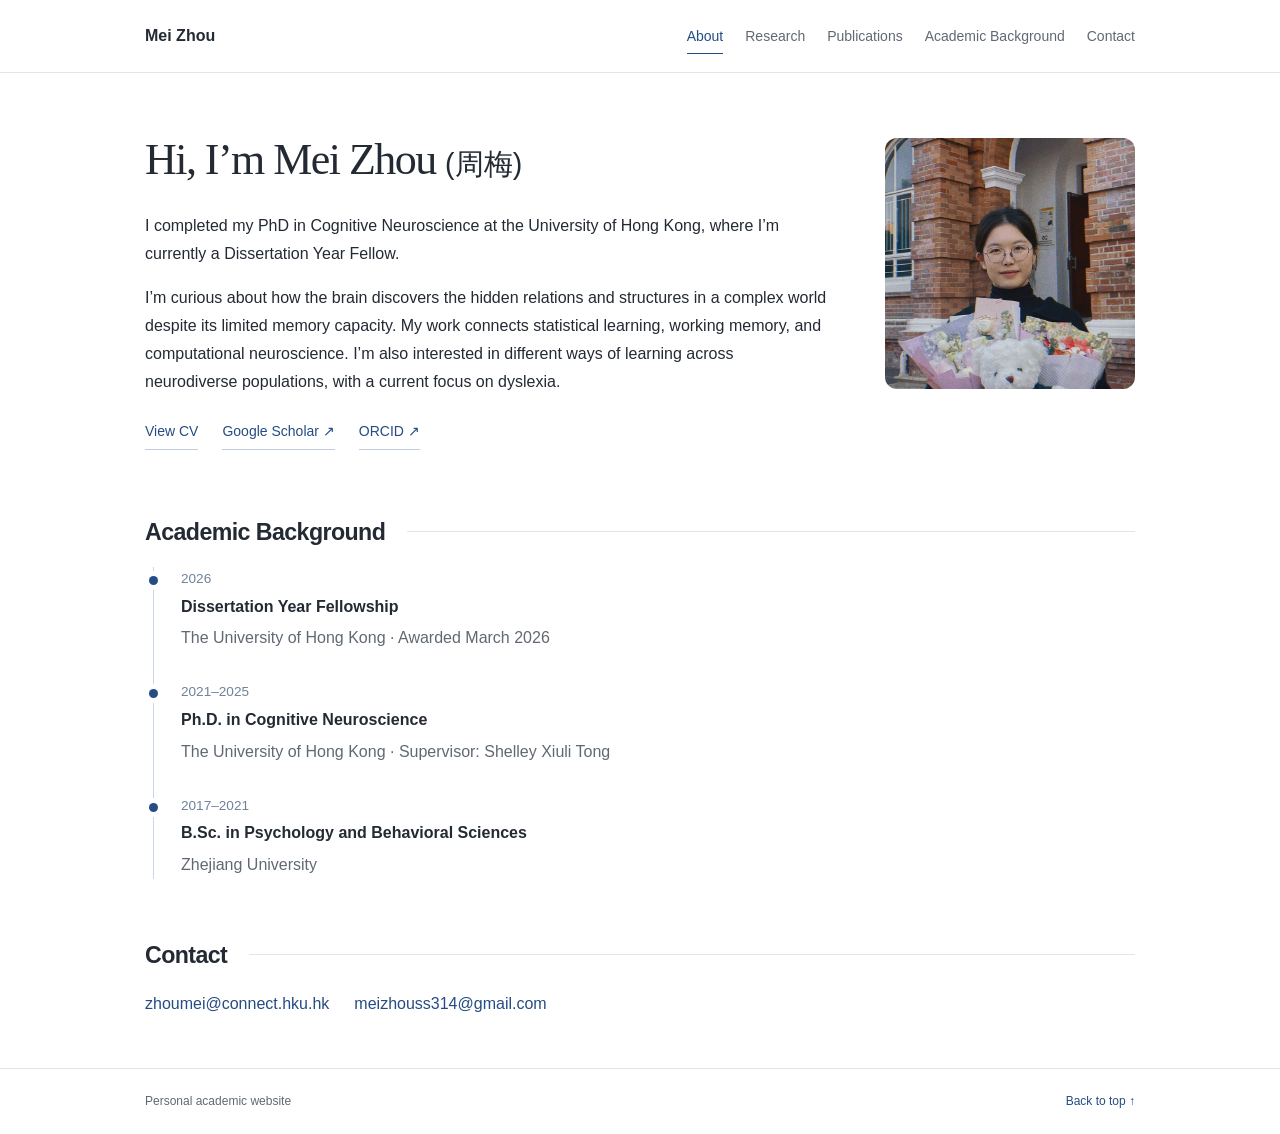
<file: index.html>
<!doctype html>
<html lang="en">
<head>
  <meta charset="utf-8">
  <meta name="viewport" content="width=device-width, initial-scale=1">
  <meta name="description" content="Mei Zhou studies statistical learning, working memory, and computational neuroscience at The University of Hong Kong.">
  <meta name="robots" content="index, follow">
  <meta name="theme-color" content="#183c8c">
  <title>Mei Zhou — Academic Profile</title>
  <link rel="icon" type="image/svg+xml" href="data:image/svg+xml,%3Csvg%20xmlns%3D%22http%3A%2F%2Fwww.w3.org%2F2000%2Fsvg%22%20viewBox%3D%220%200%2040%2040%22%3E%3Crect%20width%3D%2240%22%20height%3D%2240%22%20rx%3D%228%22%20fill%3D%22%23ffffff%22%2F%3E%3Ctext%20x%3D%2220%22%20y%3D%2228%22%20text-anchor%3D%22middle%22%20font-family%3D%22Arial%2CHelvetica%2Csans-serif%22%20font-size%3D%2224%22%20font-weight%3D%22700%22%20letter-spacing%3D%22-1%22%20fill%3D%22%23182334%22%3EMZ%3C%2Ftext%3E%3C%2Fsvg%3E">
  <link rel="stylesheet" href="styles.css">
  <script defer src="content.js"></script>
  <script defer src="main.js"></script>
</head>
<body>
  <a class="skip-link" href="#main">Skip to content</a>
  <header class="site-header">
    <div class="header-inner container">
      <a class="brand" href="#home" aria-label="Academic profile home"><span id="brand-label">Academic profile</span></a>
      <button class="menu-toggle" type="button" aria-expanded="false" aria-controls="site-nav">Menu <span aria-hidden="true">+</span></button>
      <nav id="site-nav" aria-label="Main navigation"></nav>
    </div>
  </header>
  <main id="main" class="container">
    <section class="hero" id="home" aria-labelledby="profile-name">
      <div class="hero-copy">
        <h1 id="profile-name">Hi, I’m Mei Zhou <span class="chinese-name" lang="zh">(周梅)</span></h1>
        <div class="bio" id="profile-bio"></div>
        <div class="hero-actions"><a class="text-link" href="assets/CV_MeiZhou.pdf" id="view-cv-link" target="_blank" rel="noopener noreferrer">View CV</a></div>
      </div>
      <img class="profile-portrait" src="assets/mei-zhou-portrait.jpeg" alt="Mei Zhou" width="785" height="788">
      <p class="draft-note" id="draft-note"></p>
    </section>
    <div id="academic-record"></div>
  </main>
  <footer class="site-footer"><div class="container footer-inner"><p id="footer-label"></p><a href="#home" id="back-to-top"></a></div></footer>
  <noscript><div class="noscript-note">Please enable JavaScript to view the editable academic profile.</div></noscript>
</body>
</html>
</file>
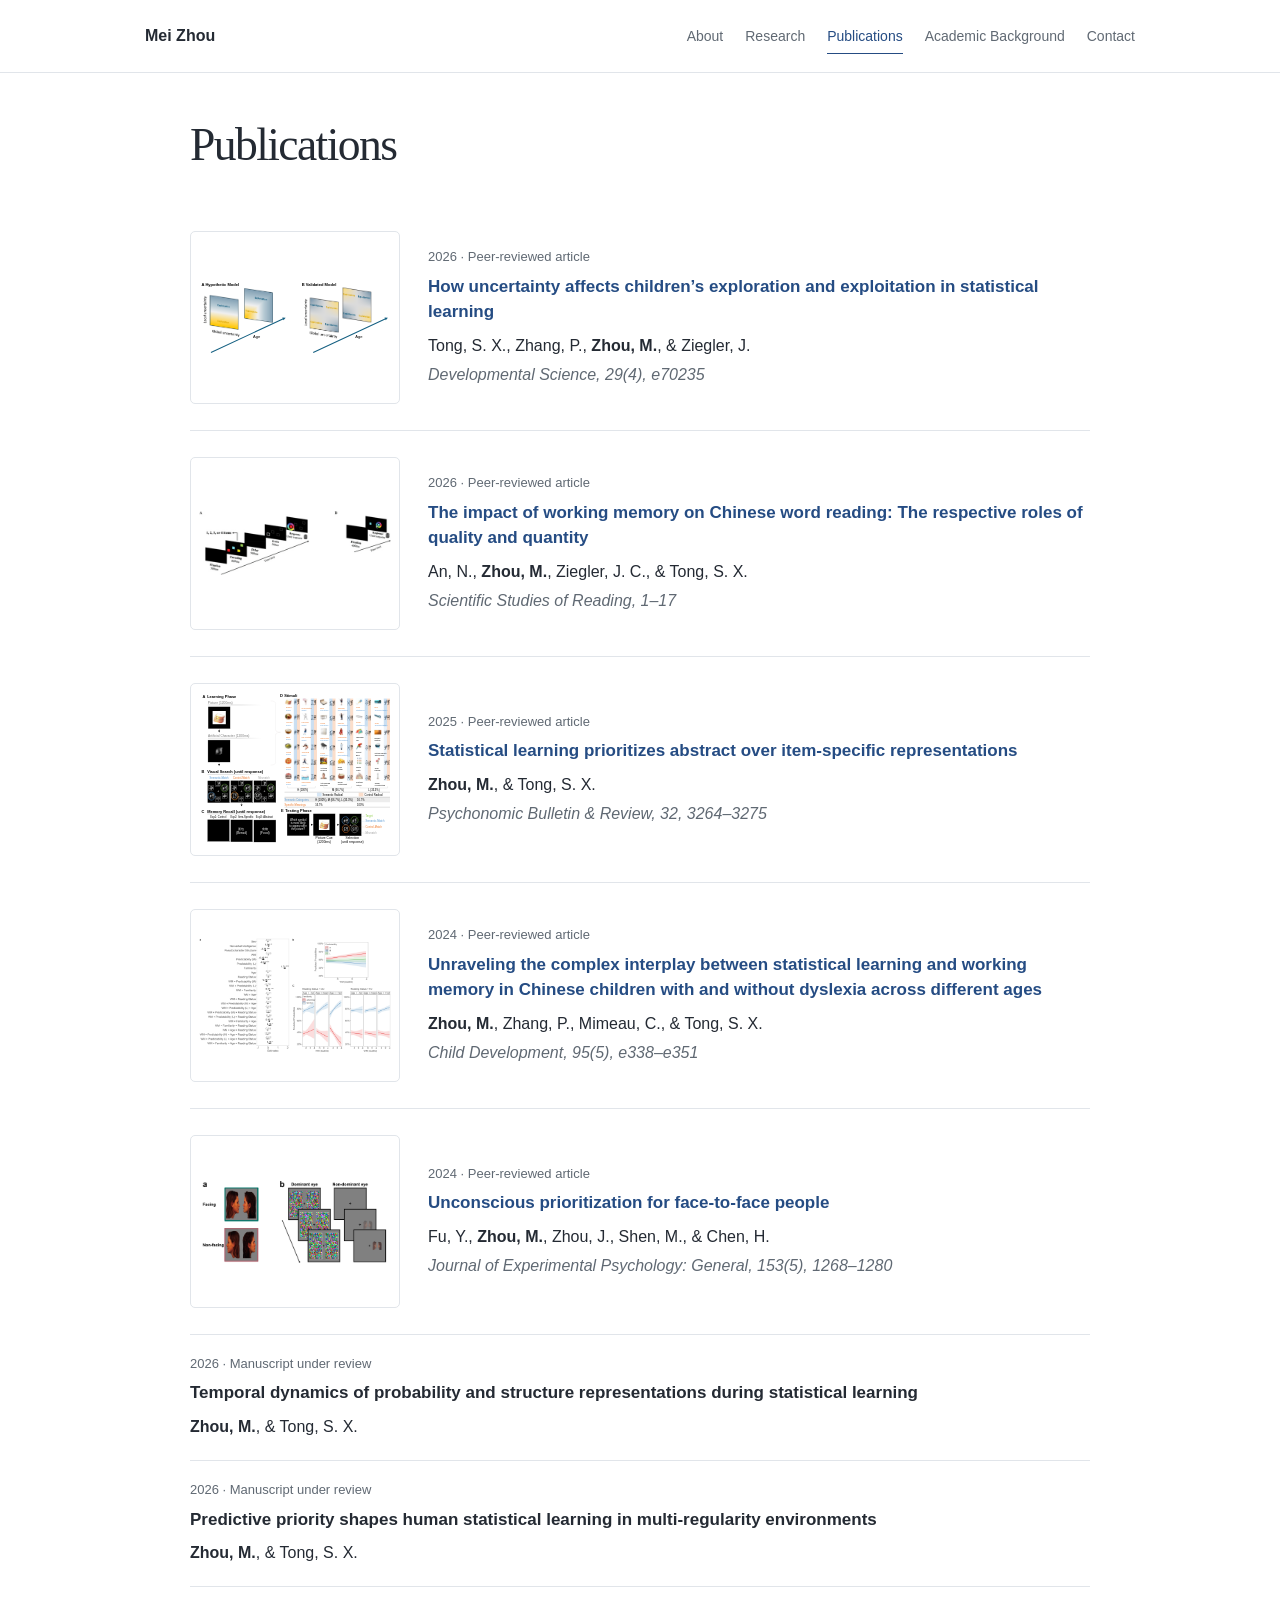
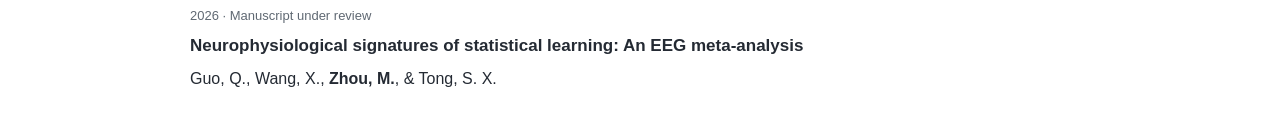
<file: publications.html>
<!doctype html><html lang="en"><head><meta charset="utf-8"><meta name="viewport" content="width=device-width,initial-scale=1"><title>Publications — Mei Zhou</title><meta name="description" content="Publications and manuscripts by Mei Zhou."><link rel="stylesheet" href="styles.css"><link rel="icon" type="image/svg+xml" href="data:image/svg+xml,%3Csvg%20xmlns%3D%22http%3A%2F%2Fwww.w3.org%2F2000%2Fsvg%22%20viewBox%3D%220%200%2040%2040%22%3E%3Crect%20width%3D%2240%22%20height%3D%2240%22%20rx%3D%228%22%20fill%3D%22%23ffffff%22%2F%3E%3Ctext%20x%3D%2220%22%20y%3D%2228%22%20text-anchor%3D%22middle%22%20font-family%3D%22Arial%2CHelvetica%2Csans-serif%22%20font-size%3D%2224%22%20font-weight%3D%22700%22%20letter-spacing%3D%22-1%22%20fill%3D%22%23182334%22%3EMZ%3C%2Ftext%3E%3C%2Fsvg%3E"><script defer src="page.js"></script></head><body>  <header class="site-header">
    <div class="header-inner container">
      <a class="brand" href="index.html#home">Mei Zhou</a>
      <button class="menu-toggle" type="button" aria-expanded="false" aria-controls="site-nav">Menu <span aria-hidden="true">+</span></button>
      <nav id="site-nav" aria-label="Main navigation">
        <a class="nav-link" href="index.html#home">About</a>
        <a class="nav-link" href="research.html">Research</a>
        <a class="nav-link" href="publications.html" aria-current="page">Publications</a>
        <a class="nav-link" href="index.html#timeline">Academic Background</a>
        <a class="nav-link" href="index.html#contact">Contact</a>
      </nav>
    </div>
  </header><main class="container publications-page"><h1>Publications</h1><article class="record-item publication has-figure"><a class="publication-figure" href="assets/publication-devsci-2026.svg" target="_blank" rel="noopener" aria-label="View full figure: Figure from the study of uncertainty and children’s statistical learning"><img src="assets/publication-devsci-2026.svg" alt="Figure from the study of uncertainty and children’s statistical learning" loading="lazy"></a><div class="publication-copy"><p class="record-meta">2026 · Peer-reviewed article</p><h2 class="publication-heading"><a href="https://doi.org/10.1111/desc.70235" target="_blank" rel="noopener noreferrer">How uncertainty affects children’s exploration and exploitation in statistical learning</a></h2><p class="record-authors">Tong, S. X., Zhang, P., <strong>Zhou, M.</strong>, &amp; Ziegler, J.</p><p class="record-venue">Developmental Science, 29(4), e70235</p></div></article><article class="record-item publication has-figure"><a class="publication-figure" href="assets/publication-reading-2026.jpg" target="_blank" rel="noopener" aria-label="View full figure: Working memory quantity and precision tasks"><img src="assets/publication-reading-2026.jpg" alt="Working memory quantity and precision tasks" loading="lazy"></a><div class="publication-copy"><p class="record-meta">2026 · Peer-reviewed article</p><h2 class="publication-heading"><a href="https://doi.org/10.1080/10888438.2026.2659583" target="_blank" rel="noopener noreferrer">The impact of working memory on Chinese word reading: The respective roles of quality and quantity</a></h2><p class="record-authors">An, N., <strong>Zhou, M.</strong>, Ziegler, J. C., &amp; Tong, S. X.</p><p class="record-venue">Scientific Studies of Reading, 1–17</p></div></article><article class="record-item publication has-figure"><a class="publication-figure" href="assets/first-author-2025.svg" target="_blank" rel="noopener" aria-label="View full figure: Experimental design of statistical learning and memory representation"><img src="assets/first-author-2025.svg" alt="Experimental design of statistical learning and memory representation" loading="lazy"></a><div class="publication-copy"><p class="record-meta">2025 · Peer-reviewed article</p><h2 class="publication-heading"><a href="https://doi.org/10.3758/s13423-025-02757-8" target="_blank" rel="noopener noreferrer">Statistical learning prioritizes abstract over item-specific representations</a></h2><p class="record-authors"><strong>Zhou, M.</strong>, &amp; Tong, S. X.</p><p class="record-venue">Psychonomic Bulletin &amp; Review, 32, 3264–3275</p></div></article><article class="record-item publication has-figure"><a class="publication-figure" href="assets/first-author-2024.png" target="_blank" rel="noopener" aria-label="View full figure: Results relating working memory to predictability, familiarity, age, and reading status"><img src="assets/first-author-2024.png" alt="Results relating working memory to predictability, familiarity, age, and reading status" loading="lazy"></a><div class="publication-copy"><p class="record-meta">2024 · Peer-reviewed article</p><h2 class="publication-heading"><a href="https://doi.org/10.1111/cdev.14121" target="_blank" rel="noopener noreferrer">Unraveling the complex interplay between statistical learning and working memory in Chinese children with and without dyslexia across different ages</a></h2><p class="record-authors"><strong>Zhou, M.</strong>, Zhang, P., Mimeau, C., &amp; Tong, S. X.</p><p class="record-venue">Child Development, 95(5), e338–e351</p></div></article><article class="record-item publication has-figure"><a class="publication-figure" href="assets/publication-facing-2024.png" target="_blank" rel="noopener" aria-label="View full figure: Facing and non-facing stimuli and continuous flash suppression procedure"><img src="assets/publication-facing-2024.png" alt="Facing and non-facing stimuli and continuous flash suppression procedure" loading="lazy"></a><div class="publication-copy"><p class="record-meta">2024 · Peer-reviewed article</p><h2 class="publication-heading"><a href="https://doi.org/10.1037/xge0001556" target="_blank" rel="noopener noreferrer">Unconscious prioritization for face-to-face people</a></h2><p class="record-authors">Fu, Y., <strong>Zhou, M.</strong>, Zhou, J., Shen, M., &amp; Chen, H.</p><p class="record-venue">Journal of Experimental Psychology: General, 153(5), 1268–1280</p></div></article><article class="record-item publication"><p class="record-meta">2026 · Manuscript under review</p><h2 class="publication-heading">Temporal dynamics of probability and structure representations during statistical learning</h2><p class="record-authors"><strong>Zhou, M.</strong>, &amp; Tong, S. X.</p><p class="record-venue"></p></article><article class="record-item publication"><p class="record-meta">2026 · Manuscript under review</p><h2 class="publication-heading">Predictive priority shapes human statistical learning in multi-regularity environments</h2><p class="record-authors"><strong>Zhou, M.</strong>, &amp; Tong, S. X.</p><p class="record-venue"></p></article><article class="record-item publication"><p class="record-meta">2026 · Manuscript under review</p><h2 class="publication-heading">Neurophysiological signatures of statistical learning: An EEG meta-analysis</h2><p class="record-authors">Guo, Q., Wang, X., <strong>Zhou, M.</strong>, &amp; Tong, S. X.</p><p class="record-venue"></p></article></main></body></html>
</file>
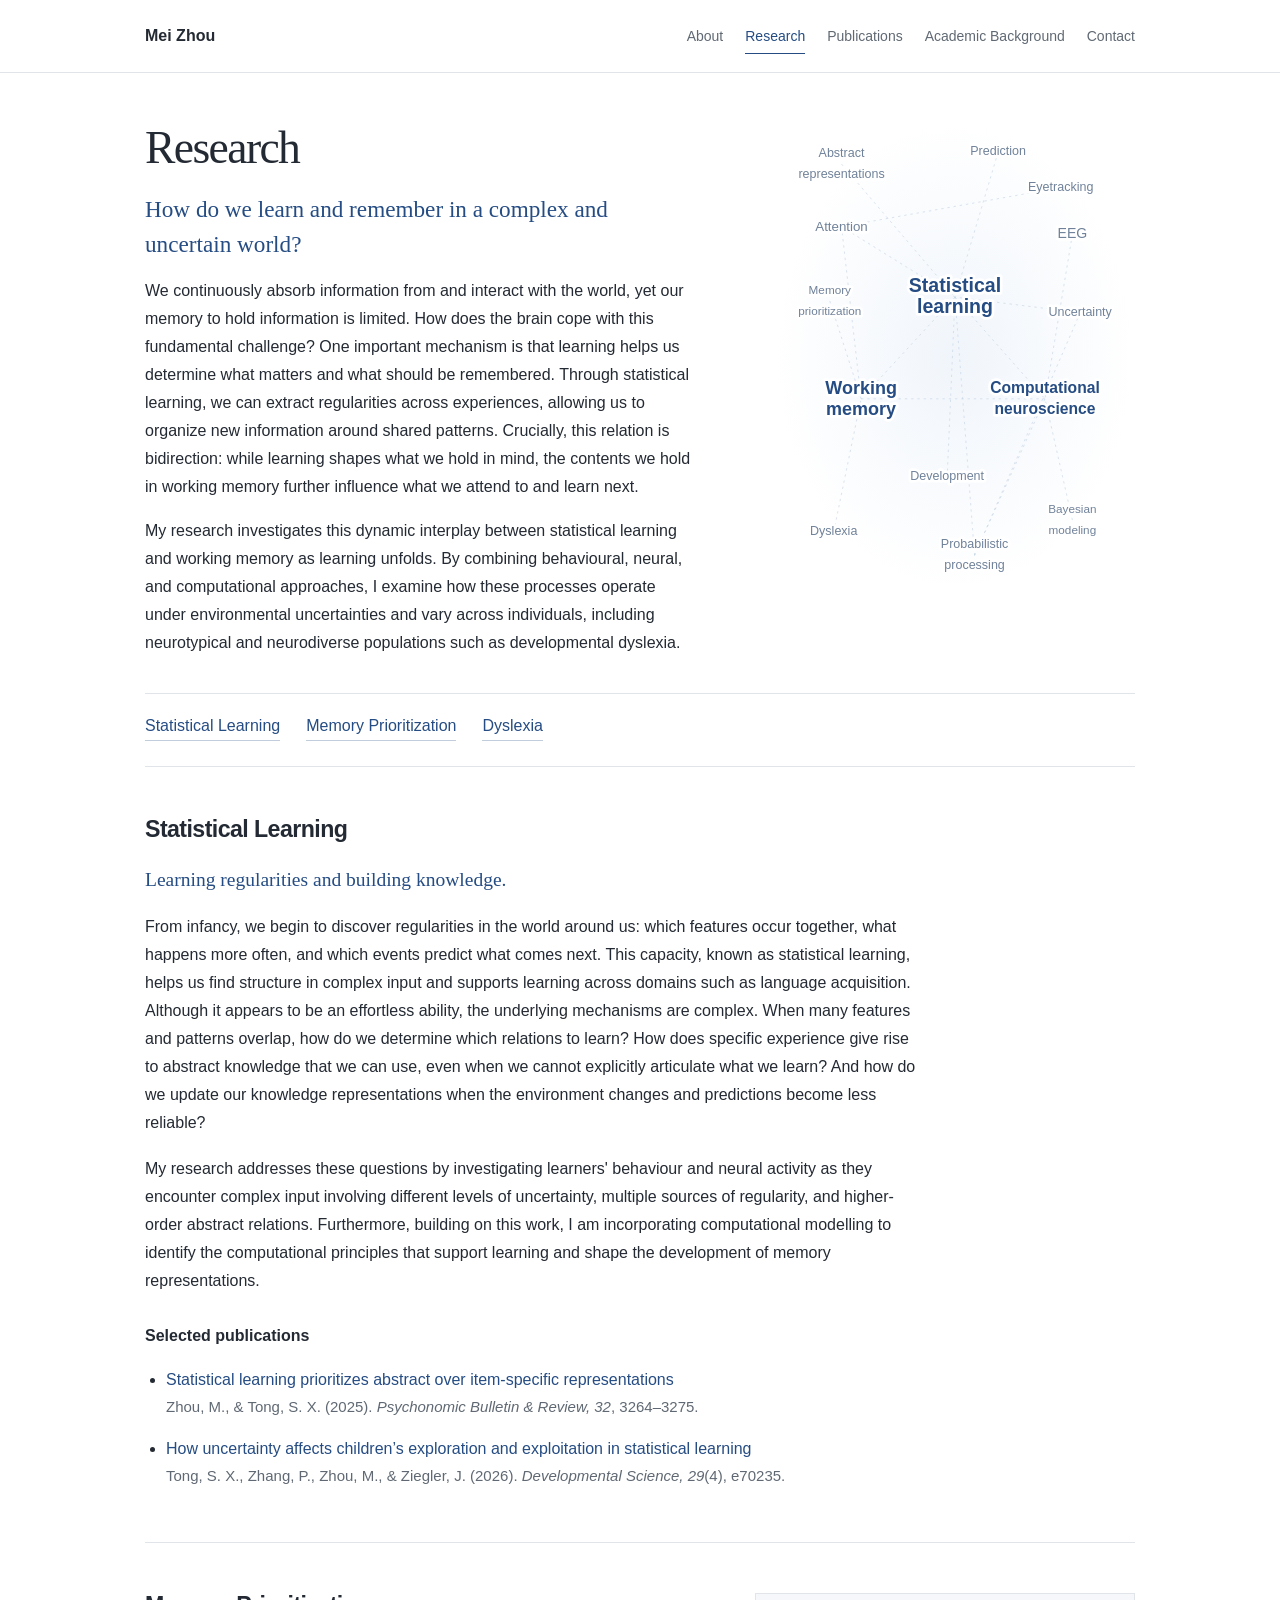
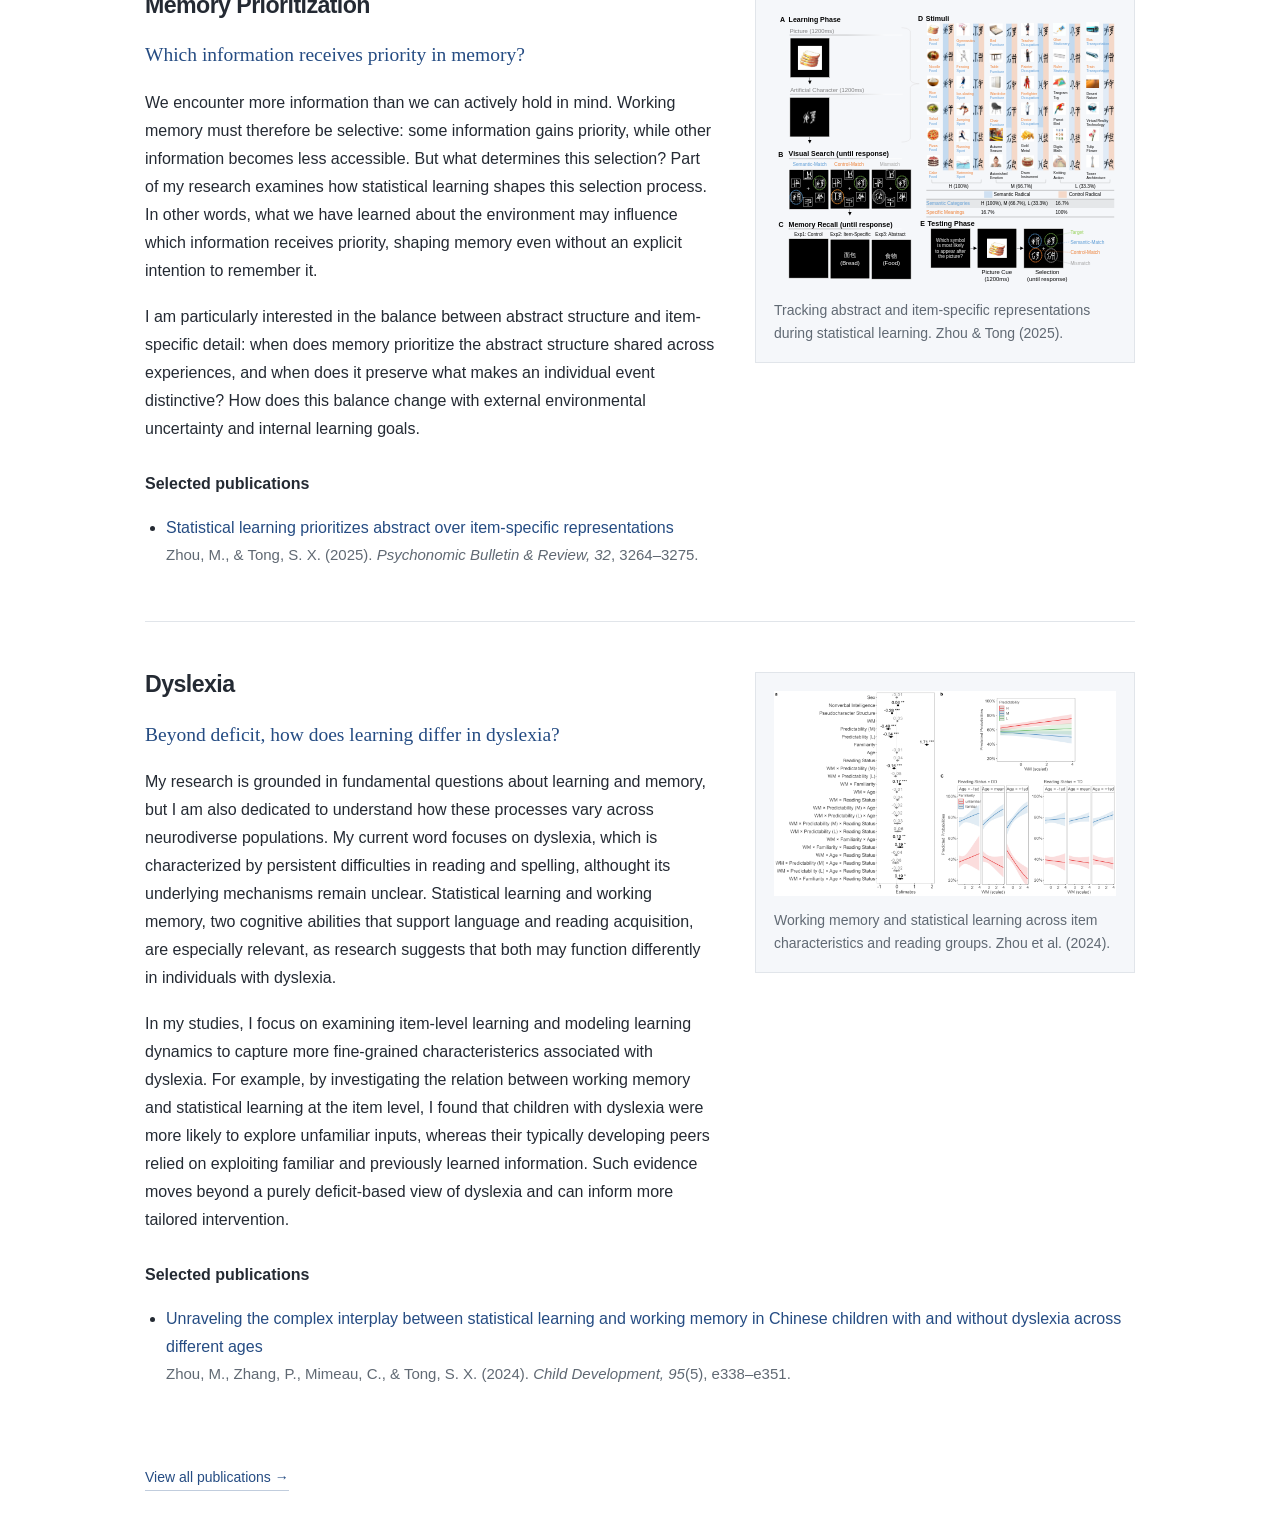
<file: research.html>
<!doctype html>
<html lang="en">
<head>
  <meta charset="utf-8">
  <meta name="viewport" content="width=device-width, initial-scale=1">
  <meta name="description" content="Mei Zhou's research on statistical learning, memory prioritization, and learning and memory in dyslexia.">
  <title>Research — Mei Zhou</title>
  <link rel="icon" type="image/svg+xml" href="data:image/svg+xml,%3Csvg%20xmlns%3D%22http%3A%2F%2Fwww.w3.org%2F2000%2Fsvg%22%20viewBox%3D%220%200%2040%2040%22%3E%3Crect%20width%3D%2240%22%20height%3D%2240%22%20rx%3D%228%22%20fill%3D%22%23ffffff%22%2F%3E%3Ctext%20x%3D%2220%22%20y%3D%2228%22%20text-anchor%3D%22middle%22%20font-family%3D%22Arial%2CHelvetica%2Csans-serif%22%20font-size%3D%2224%22%20font-weight%3D%22700%22%20letter-spacing%3D%22-1%22%20fill%3D%22%23182334%22%3EMZ%3C%2Ftext%3E%3C%2Fsvg%3E">
  <link rel="stylesheet" href="styles.css">
  <script defer src="content.js"></script>
  <script defer src="page.js"></script>
  <style>
    .research-intro { padding: 48px 0 36px; display: grid; grid-template-columns: minmax(0, 1.35fr) minmax(0, 1fr); gap: 36px; align-items: start; }
    .research-intro-copy { min-width: 0; }
    .research-intro .research-network { width: 100%; max-width: 360px; margin: 0; justify-self: end; }
    .research-intro .lead { color: var(--blue); font: 500 1.45rem/1.5 var(--serif); }
    .research-intro p { margin: 16px 0 0; }
    .topic-index { display: flex; flex-wrap: wrap; gap: 12px 26px; padding: 18px 0 25px; border-top: 1px solid var(--line); }
    .topic-index a { font-size: 1rem; border-bottom: 1px solid #c1cddd; }
    .research-topic { padding: 46px 0; border-top: 1px solid var(--line); scroll-margin-top: 20px; }
    .topic-layout { display: grid; grid-template-columns: minmax(0, 1.5fr) minmax(0, 1fr); gap: 40px; align-items: start; }
    .topic-question { color: var(--blue); font: 500 1.22rem/1.6 var(--serif); }
    .topic-copy p { margin: 18px 0 0; }
    .topic-figure { margin: 4px 0 0; padding: 18px; background: var(--soft); border: 1px solid var(--line); }
    .topic-figure img { display: block; width: 100%; height: auto; }
    .topic-figure figcaption { margin-top: 13px; font-size: .875rem; line-height: 1.6; color: var(--muted); }
    .related-work { margin-top: 28px; }
    .related-work h3 { font-size: 1rem; }
    .related-work ul { margin: 10px 0 0; padding-left: 21px; }
    .related-work li { padding: 7px 0; }
    .related-work .citation { display: block; color: var(--muted); font-size: .9375rem; }
    .topic-copy-wide { max-width: 780px; }
    .research-footer { padding: 22px 0 48px; }
    @media (max-width: 780px) {
      .research-intro { padding-top: 34px; grid-template-columns: 1fr; gap: 12px; }
      .research-intro .research-network { max-width: 380px; margin-inline: auto; }
      .topic-layout { grid-template-columns: 1fr; gap: 24px; }
      .research-topic { padding: 32px 0; }
      .topic-figure { max-width: 520px; }
    }
  </style>
</head>
<body>
  <a class="skip-link" href="#main">Skip to content</a>
  <header class="site-header">
    <div class="header-inner container">
      <a class="brand" href="index.html#home">Mei Zhou</a>
      <button class="menu-toggle" type="button" aria-expanded="false" aria-controls="site-nav">Menu <span aria-hidden="true">+</span></button>
      <nav id="site-nav" aria-label="Main navigation">
        <a class="nav-link" href="index.html#home">About</a>
        <a class="nav-link" href="research.html" aria-current="page">Research</a>
        <a class="nav-link" href="publications.html">Publications</a>
        <a class="nav-link" href="index.html#timeline">Academic Background</a>
        <a class="nav-link" href="index.html#contact">Contact</a>
      </nav>
    </div>
  </header>
  <main id="main" class="container">
    <div class="research-intro">
      <div class="research-intro-copy">
      <h1>Research</h1>
      <p class="lead">How do we learn and remember in a complex and uncertain world?</p>
      <p>We continuously absorb information from and interact with the world, yet our memory to hold information is limited. How does the brain cope with this fundamental challenge? One important mechanism is that learning helps us determine what matters and what should be remembered. Through statistical learning, we can extract regularities across experiences, allowing us to organize new information around shared patterns. Crucially, this relation is bidirection: while learning shapes what we hold in mind, the contents we hold in working memory further influence what we attend to and learn next. </p>
      <p>My research investigates this dynamic interplay between statistical learning and working memory as learning unfolds. By combining behavioural, neural, and computational approaches, I examine how these processes operate under environmental uncertainties and vary across individuals, including neurotypical and neurodiverse populations such as developmental dyslexia. </p>
    </div>
      <figure class="research-network" aria-label="Research interests">
        <svg id="research-network" viewBox="0 0 460 600" role="img" aria-labelledby="network-title network-description">
          <title id="network-title">Research interests</title>
          <desc id="network-description">A conceptual map of statistical learning, working memory, computational neuroscience, EEG, eyetracking, attention, uncertainty, probabilistic processing, and related research interests. Connections indicate related interests, not measured relationships.</desc>
          <g id="network-edges" aria-hidden="true"></g>
          <g id="network-nodes" aria-hidden="true"></g>
        </svg>
      </figure>
    </div>
    <nav class="topic-index" aria-label="Research topics">
      <a href="#statistical-learning">Statistical Learning</a>
      <a href="#memory-prioritization">Memory Prioritization</a>
      <a href="#dyslexia">Dyslexia</a>
    </nav>
    <section class="research-topic" id="statistical-learning" aria-labelledby="statistical-learning-title">
        <div class="topic-copy topic-copy-wide">
          <h2 id="statistical-learning-title">Statistical Learning</h2>
          <p class="topic-question">Learning regularities and building knowledge.</p>
          <p>From infancy, we begin to discover regularities in the world around us: which features occur together, what happens more often, and which events predict what comes next. This capacity, known as statistical learning, helps us find structure in complex input and supports learning across domains such as language acquisition. Although it appears to be an effortless ability, the underlying mechanisms are complex. When many features and patterns overlap, how do we determine which relations to learn? How does specific experience give rise to abstract knowledge that we can use, even when we cannot explicitly articulate what we learn? And how do we update our knowledge representations when the environment changes and predictions become less reliable?</p>
          <p>My research addresses these questions by investigating learners' behaviour and neural activity as they encounter complex input involving different levels of uncertainty, multiple sources of regularity, and higher-order abstract relations. Furthermore, building on this work, I am incorporating computational modelling to identify the computational principles that support learning and shape the development of memory representations.</p>
        </div>
      <div class="related-work">
        <h3>Selected publications</h3>
        <ul>
          <li><a href="https://doi.org/10.3758/s13423-025-02757-8" target="_blank" rel="noopener noreferrer">Statistical learning prioritizes abstract over item-specific representations</a><span class="citation">Zhou, M., &amp; Tong, S. X. (2025). <em>Psychonomic Bulletin &amp; Review, 32</em>, 3264–3275.</span></li>
          <li><a href="https://doi.org/10.1111/desc.70235" target="_blank" rel="noopener noreferrer">How uncertainty affects children’s exploration and exploitation in statistical learning</a><span class="citation">Tong, S. X., Zhang, P., Zhou, M., &amp; Ziegler, J. (2026). <em>Developmental Science, 29</em>(4), e70235.</span></li>
          <!-- Add another publication as a new <li> here. -->
        </ul>
      </div>
    </section>
    <section class="research-topic" id="memory-prioritization" aria-labelledby="memory-prioritization-title">
      <div class="topic-layout">
        <div class="topic-copy">
          <h2 id="memory-prioritization-title">Memory Prioritization</h2>
          <p class="topic-question">Which information receives priority in memory?</p>
          <p>We encounter more information than we can actively hold in mind. Working memory must therefore be selective: some information gains priority, while other information becomes less accessible. But what determines this selection? Part of my research examines how statistical learning shapes this selection process. In other words, what we have learned about the environment may influence which information receives priority, shaping memory even without an explicit intention to remember it.</p>
          <p> I am particularly interested in the balance between abstract structure and item-specific detail: when does memory prioritize the abstract structure shared across experiences, and when does it preserve what makes an individual event distinctive? How does this balance change with external environmental uncertainty and internal learning goals. </p>
        </div>
        <figure class="topic-figure">
          <a href="assets/first-author-2025.svg" target="_blank" rel="noopener noreferrer"><img src="assets/first-author-2025.svg" alt="Experimental design combining picture–artificial-character learning with measures of memory representation." loading="lazy"></a>
          <figcaption>Tracking abstract and item-specific representations during statistical learning. Zhou &amp; Tong (2025).</figcaption>
        </figure>
      </div>
      <div class="related-work">
        <h3>Selected publications</h3>
        <ul>
          <li><a href="https://doi.org/10.3758/s13423-025-02757-8" target="_blank" rel="noopener noreferrer">Statistical learning prioritizes abstract over item-specific representations</a><span class="citation">Zhou, M., &amp; Tong, S. X. (2025). <em>Psychonomic Bulletin &amp; Review, 32</em>, 3264–3275.</span></li>
          <!-- Add another publication as a new <li> here. -->
        </ul>
      </div>
    </section>
    <section class="research-topic" id="dyslexia" aria-labelledby="dyslexia-title">
      <div class="topic-layout">
        <div class="topic-copy">
          <h2 id="dyslexia-title">Dyslexia</h2>
          <p class="topic-question">Beyond deficit, how does learning differ in dyslexia?</p>
          <p>My research is grounded in fundamental questions about learning and memory, but I am also dedicated to understand how these processes vary across neurodiverse populations. My current word focuses on dyslexia, which is characterized by persistent difficulties in reading and spelling, althought its underlying mechanisms remain unclear. Statistical learning and working memory, two cognitive abilities that support language and reading acquisition, are especially relevant, as research suggests that both may function differently in individuals with dyslexia.
          <p>In my studies, I focus on examining item-level learning and modeling learning dynamics to capture more fine-grained characteristerics associated with dyslexia. For example, by investigating the relation between working memory and statistical learning at the item level, I found that children with dyslexia were more likely to explore unfamiliar inputs, whereas their typically developing peers relied on exploiting familiar and previously learned information. Such evidence moves beyond a purely deficit-based view of dyslexia and can inform more tailored intervention.</p>
        </div>
        <figure class="topic-figure">
          <a href="assets/first-author-2024.png" target="_blank" rel="noopener noreferrer"><img src="assets/first-author-2024.png" alt="Study figure relating working memory to predictability, familiarity, age, and reading status." loading="lazy"></a>
          <figcaption>Working memory and statistical learning across item characteristics and reading groups. Zhou et al. (2024).</figcaption>
        </figure>
      </div>
      <div class="related-work">
        <h3>Selected publications</h3>
        <ul>
          <li><a href="https://doi.org/10.1111/cdev.14121" target="_blank" rel="noopener noreferrer">Unraveling the complex interplay between statistical learning and working memory in Chinese children with and without dyslexia across different ages</a><span class="citation">Zhou, M., Zhang, P., Mimeau, C., &amp; Tong, S. X. (2024). <em>Child Development, 95</em>(5), e338–e351.</span></li>
          <!-- Add another publication as a new <li> here. -->
        </ul>
      </div>
    </section>
    <div class="research-footer"><a class="text-link" href="publications.html">View all publications →</a></div>
  </main>
</body>
</html>
</file>
<file: styles.css>
:root {
  --paper: #fff; --ink: #242a33; --muted: #606973; --blue: #254c83;
  --blue-hover: #163762; --line: #e1e5ea; --soft: #f5f7fa;
  --serif: Georgia, 'Times New Roman', serif;
  --sans: -apple-system, BlinkMacSystemFont, 'Segoe UI', Arial, sans-serif;
}
* { box-sizing: border-box; }
html { scroll-padding-top: 92px; }
body { margin: 0; background: var(--paper); color: var(--ink); font: 1rem/1.75 var(--sans); -webkit-font-smoothing: antialiased; }
a { color: var(--blue); text-decoration: none; }
a:hover { color: var(--blue-hover); }
button { font: inherit; }
a, button { touch-action: manipulation; -webkit-tap-highlight-color: transparent; }
:focus-visible { outline: 2px solid var(--blue); outline-offset: 5px; }
::selection { background: #dce8fb; }
[hidden] { display: none !important; }
.container { width: min(990px, calc(100% - 64px)); margin-inline: auto; }
.site-header { position: sticky; top: 0; z-index: 10; background: rgba(255,255,255,.98); border-bottom: 1px solid var(--line); }
.header-inner { min-height: 72px; display: flex; align-items: center; justify-content: space-between; gap: 24px; }
.brand { color: var(--ink); font-size: 1rem; font-weight: 600; white-space: nowrap; }
#site-nav { display: flex; align-items: center; gap: 22px; }
.nav-link { color: var(--muted); font-size: .875rem; padding-block: 12px; position: relative; }
.nav-link:hover, .nav-link[aria-current] { color: var(--blue); }
.nav-link[aria-current]::after { content: ''; position: absolute; bottom: 6px; left: 0; right: 0; height: 1px; background: var(--blue); }
.menu-toggle { display: none; }
.skip-link { position: fixed; top: -100px; left: 20px; padding: 10px 16px; background: var(--blue); color: white; z-index: 30; }
.skip-link:focus { top: 12px; }
.hero { display: grid; grid-template-columns: minmax(0, 1.28fr) minmax(0, 1fr); column-gap: 34px; align-items: center; padding: 57px 0 30px; }
h1 { font: 500 2.85rem/1.2 var(--serif); letter-spacing: -.035em; margin: 0 0 12px; }
.affiliation { font-size: .9375rem; color: var(--muted); margin: 0 0 22px; }
.bio p { margin: 0 0 16px; }
.bio p:last-child { margin-bottom: 0; }
.hero-actions { display: flex; flex-wrap: wrap; gap: 24px; margin-top: 18px; }
.text-link { font-size: .875rem; padding: 5px 0; border-bottom: 1px solid #c1cddd; }
.text-link:hover { border-color: var(--blue); }
.draft-note { grid-column: 1 / -1; margin: 23px 0 0; color: var(--muted); font-size: .75rem; }
.draft-note:empty { display: none; }
.research-network { width: 100%; margin: 0; }
.research-network svg { display: block; width: 100%; height: auto; overflow: visible; }
#network-edges line { stroke: #c9d3e2; stroke-width: 1.2; }
.network-node text { font-family: var(--sans); font-weight: 450; fill: #526078; stroke: white; stroke-width: 9px; stroke-linejoin: round; paint-order: stroke fill; }
.network-node.is-emphasized text { fill: var(--blue); font-weight: 600; }
.section { padding: 28px 0 32px; }
.section-heading { display: flex; align-items: center; gap: 22px; margin-bottom: 19px; }
.section-heading::after { content: ''; flex: 1; height: 1px; background: var(--line); }
h2 { margin: 0; font: 600 1.45rem/1.4 var(--sans); letter-spacing: -.025em; }
.section-intro { margin: 7px 0 0; color: var(--muted); }
.research-grid { display: grid; gap: 16px; }
.research-card { display: grid; grid-template-columns: 215px minmax(0, 1fr); gap: 22px; }
h3 { font: 600 1rem/1.65 var(--sans); margin: 0; }
.card-description { margin: 0; color: var(--muted); }
.empty-state p { margin: 0; color: var(--muted); font-size: .875rem; }
.record-item { padding: 18px 0; border-bottom: 1px solid var(--line); }
.record-item:first-child { padding-top: 0; }
.record-item:last-child { border-bottom: 0; padding-bottom: 0; }
.publication h3 { font-size: 1.0625rem; line-height: 1.5; }
.record-meta { font-size: .8125rem; color: var(--muted); margin: 0 0 5px; }
.record-authors { margin: 7px 0 1px; }
.record-venue { color: var(--muted); margin: 0; font-style: italic; }
.record-description { margin: 4px 0 0; color: var(--muted); }
.resource-links { display: flex; flex-wrap: wrap; gap: 20px; margin-top: 8px; }
.resource-links:empty { display: none; }
.resource-link { font-size: .875rem; padding: 4px 0; border-bottom: 1px solid #c1cddd; }
.cv-panel { display: grid; grid-template-columns: minmax(0, 1fr) minmax(0, 1fr); gap: 42px; }
.institution { margin: 3px 0 0; }
.education .record-description { font-size: .875rem; }
.cv-action .record-description { margin-top: 0; font-size: .875rem; }
.button { display: inline-flex; align-items: center; justify-content: center; min-height: 44px; padding: 5px 0; border-bottom: 1px solid #c1cddd; font-size: .875rem; }
.file-caption { color: var(--muted); font-size: .75rem; margin: 5px 0 0; }
.contact-placeholder { color: var(--muted); margin: 0; font-size: .875rem; }
.contact-links { display: flex; flex-wrap: wrap; align-items: baseline; gap: 15px 25px; }
.contact-email { overflow-wrap: anywhere; }
#contact { padding-bottom: 50px; }
.site-footer { border-top: 1px solid var(--line); }
.footer-inner { display: flex; justify-content: space-between; gap: 20px; padding-block: 22px; color: var(--muted); font-size: .75rem; }
.footer-inner p { margin: 0; }
.noscript-note { padding: 20px; background: var(--soft); }
@media (max-width: 860px) {
  #site-nav { gap: 15px; }
  .hero { column-gap: 20px; }
  .research-card { grid-template-columns: 185px minmax(0, 1fr); gap: 18px; }
}
@media (max-width: 780px) {
  html { scroll-padding-top: 86px; }
  .container { width: calc(100% - 40px); }
  .header-inner { min-height: 64px; }
  .menu-toggle { display: inline-flex; align-items: center; gap: 12px; padding: 8px 0 8px 12px; min-height: 44px; border: 0; background: transparent; color: var(--ink); cursor: pointer; font-size: .875rem; }
  .menu-toggle span { font-size: 1.3rem; }
  #site-nav { display: none; position: absolute; top: 100%; left: 0; right: 0; padding: 10px 20px 18px; background: white; border-bottom: 1px solid var(--line); }
  #site-nav.is-open { display: grid; grid-template-columns: 1fr 1fr; gap: 0 20px; }
  .nav-link { font-size: 1rem; padding: 11px 0; }
  .hero { grid-template-columns: 1fr; padding-top: 36px; }
  h1 { font-size: 2.45rem; }
  .affiliation { margin-bottom: 18px; }
  .research-network { max-width: 440px; margin: 28px auto 0; }
  .draft-note { margin-top: 10px; }
  .section { padding: 24px 0; }
  .research-card { grid-template-columns: 1fr; gap: 2px; }
  .research-grid { gap: 20px; }
  .cv-panel { grid-template-columns: 1fr; gap: 23px; }
  .section-heading { gap: 16px; }
  #contact { padding-bottom: 34px; }
}
@media (prefers-reduced-motion: reduce) {
  *, *::before, *::after { scroll-behavior: auto !important; animation: none !important; transition: none !important; }
}
@media print {
  .site-header, .hero-actions, .draft-note, .site-footer, .cv-action .button, .file-caption { display: none; }
  .container { width: 100%; }
  .hero { padding-top: 0; }
  .section { padding: 18px 0; }
  .research-card, .record-item { break-inside: avoid; }
}

.paper-story { max-width: 860px; padding-top: 48px; padding-bottom: 50px; }
.paper-story h1 { font-size: clamp(2.1rem, 5vw, 3.3rem); max-width: 760px; }
.story-lead { font-size: 1.2rem; color: var(--muted); margin: 22px 0 36px; }
.story-copy { max-width: 700px; }
.story-copy section { margin: 26px 0; }
.story-copy h2, .paper-reference h2 { font-size: 1.2rem; }
.story-copy p { margin-top: 8px; }
.paper-figure { margin: 36px 0; }
.paper-figure img { display: block; width: 100%; height: auto; border: 1px solid var(--line); }
.paper-figure figcaption { font-size: .8rem; color: var(--muted); line-height: 1.6; margin-top: 12px; }
.paper-reference { border-top: 1px solid var(--line); margin-top: 36px; padding: 25px 0; }
@media(max-width: 780px) { .paper-story { padding-top: 28px; } }

/* Research map and academic timeline */
.hero { grid-template-columns: minmax(0,1.15fr) minmax(0,1fr); gap: 40px; }
.research-network { background: radial-gradient(ellipse at center, #f0f5fb 0%, #fff 70%); }
#network-edges line { stroke: #bacce0; stroke-width: 1; stroke-dasharray: 3 5; opacity: .65; }
.network-node text { stroke-width: 7px; fill: #70829a; }
.network-node.is-emphasized text { fill: #254c83; font-weight: 600; }
.publication-title:hover { text-decoration: underline; text-underline-offset: 4px; }
.timeline-list { list-style: none; margin: 4px 0 0 8px; padding: 0 0 0 27px; border-left: 1px solid #cad6e5; }
.timeline-entry { position: relative; padding: 0 0 28px; }
.timeline-entry:last-child { padding-bottom: 0; }
.timeline-entry::before { content: ''; position: absolute; left: -32px; top: 9px; width: 9px; height: 9px; border-radius: 50%; background: #254c83; box-shadow: 0 0 0 5px white; }
.timeline-date { color: #70829a; font-size: .85rem; margin: 0 0 3px; font-variant-numeric: tabular-nums; }
@media(max-width:780px) { .hero { grid-template-columns: 1fr; gap: 0; } .research-network { max-width: 400px; } }

.publications-page { padding-block: 45px; max-width: 900px; }
.publications-page h1 { margin-bottom: 32px; }
.publication-heading { font-size: 1.0625rem; line-height: 1.5; letter-spacing: normal; }

.publication.has-figure { display: grid; grid-template-columns: 210px minmax(0, 1fr); gap: 28px; align-items: center; padding-block: 26px; }
.publication-figure { display: block; background: white; border: 1px solid var(--line); border-radius: 5px; padding: 8px; }
.publication-figure img { display: block; width: 100%; height: 155px; object-fit: contain; }
.publication-figure:hover { border-color: #8aa3c5; }
@media(max-width:600px) { .publication.has-figure { grid-template-columns: 1fr; gap: 16px; } .publication-figure { max-width: 280px; } .publication-figure img { height: 180px; } }

.profile-portrait { display: block; width: 156px; height: 156px; object-fit: cover; border-radius: 12px; margin: 0 0 24px; }
@media(max-width:780px) { .profile-portrait { width: 132px; height: 132px; margin-bottom: 20px; } }

/* Homepage: a welcoming introduction with a portrait alongside it. */
.hero { grid-template-columns: minmax(0, 1fr) 250px; gap: 56px; align-items: start; padding: 58px 0 38px; }
.hero-copy { min-width: 0; }
.hero h1 { font-size: clamp(2rem, 3.6vw, 2.75rem); line-height: 1.3; margin-bottom: 24px; }
.chinese-name { white-space: nowrap; font-family: var(--sans); font-size: .65em; letter-spacing: 0; font-weight: 400; }
.hero > .profile-portrait { width: 250px; height: auto; aspect-ratio: 785 / 788; object-fit: cover; margin: 7px 0 0; border-radius: 12px; }
@media (max-width: 780px) {
  .hero { grid-template-columns: 1fr; gap: 24px; padding-top: 32px; }
  .hero > .profile-portrait { grid-row: 1; width: 160px; margin: 0; }
  .hero h1 { margin-bottom: 18px; }
}

/* All research and publication figures share one responsive preview. */
.image-viewer { width: min(1200px, calc(100vw - 40px)); height: min(900px, calc(100dvh - 40px)); max-width: none; max-height: none; padding: 0; margin: auto; border: 1px solid var(--line); border-radius: 12px; background: white; color: var(--ink); box-shadow: 0 20px 80px #10203840; }
.image-viewer[open] { display: flex; flex-direction: column; }
.image-viewer::backdrop { background: rgb(16 24 40 / 70%); }
.image-viewer-toolbar { display: flex; flex-wrap: wrap; align-items: center; justify-content: space-between; gap: 8px 20px; padding: 12px 18px; border-bottom: 1px solid var(--line); }
.image-viewer-toolbar h2 { font: 600 1rem/1.5 var(--sans); margin: 0; letter-spacing: normal; }
.image-viewer-controls { display: flex; align-items: center; gap: 8px; }
.image-viewer-controls button { min-width: 44px; min-height: 44px; border: 1px solid var(--line); border-radius: 6px; background: white; color: var(--blue); padding: 6px 12px; cursor: pointer; }
.image-viewer-controls button:hover { background: var(--soft); }
.image-viewer-controls button:disabled { opacity: .4; cursor: default; }
.image-viewer-stage { min-height: 0; flex: 1; overflow: auto; overscroll-behavior: contain; background: #f4f6f9; }
.image-viewer-canvas { display: grid; place-items: center; min-width: 100%; min-height: 100%; }
.image-viewer-image { display: block; max-width: none; max-height: none; object-fit: contain; background: white; }
.image-viewer-footer { padding: 10px 18px 14px; border-top: 1px solid var(--line); font-size: .875rem; line-height: 1.5; }
.image-viewer-caption { margin: 0; max-height: 4.5em; overflow: auto; }
.image-viewer-status { display: inline-block; margin: 6px 16px 0 0; color: var(--muted); }
.image-viewer-original { display: inline-block; margin-top: 6px; }
.topic-figure a, .publication-figure { cursor: zoom-in; }
@media (max-width: 600px) {
  .image-viewer { width: calc(100vw - 16px); height: calc(100dvh - 16px); }
  .image-viewer-toolbar { padding: 8px 12px; }
  .image-viewer-toolbar h2 { font-size: .875rem; }
  .image-viewer-controls { gap: 4px; }
  .image-viewer-controls button { padding-inline: 8px; }
}
</file>
